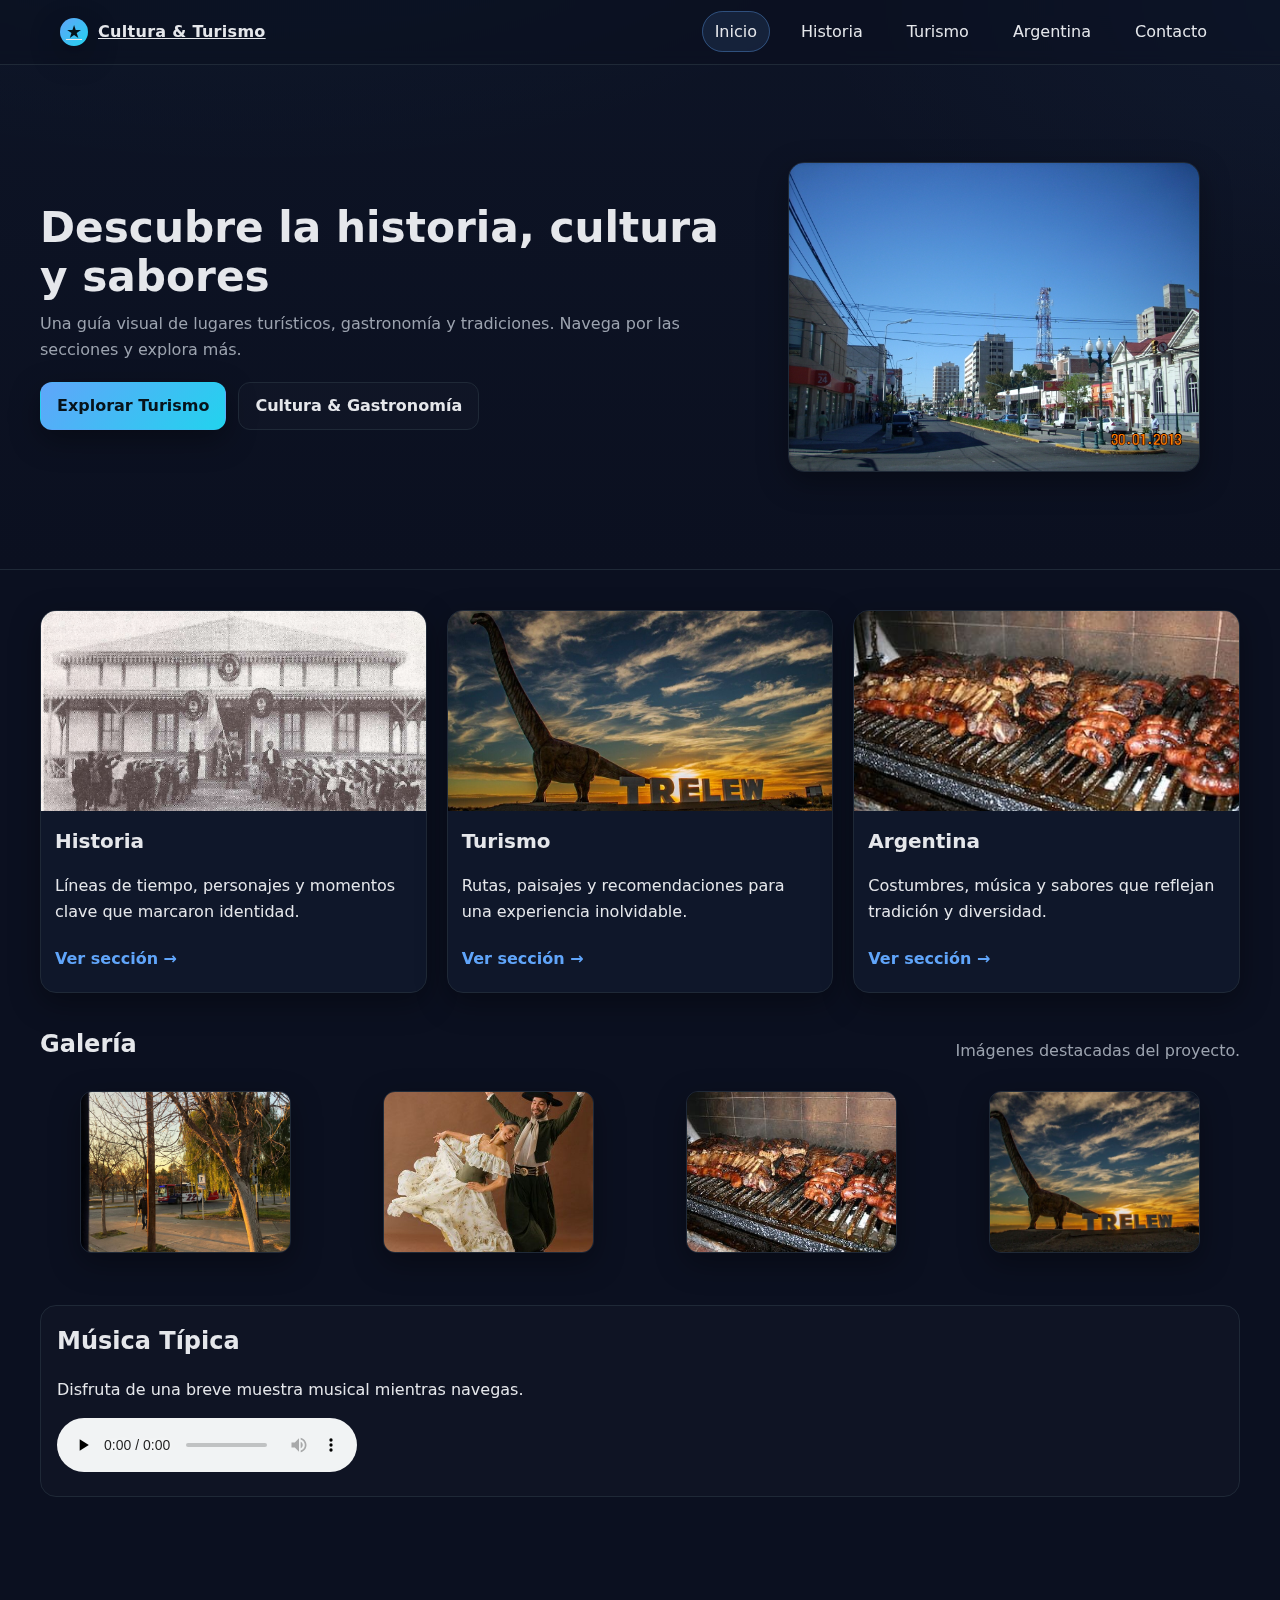
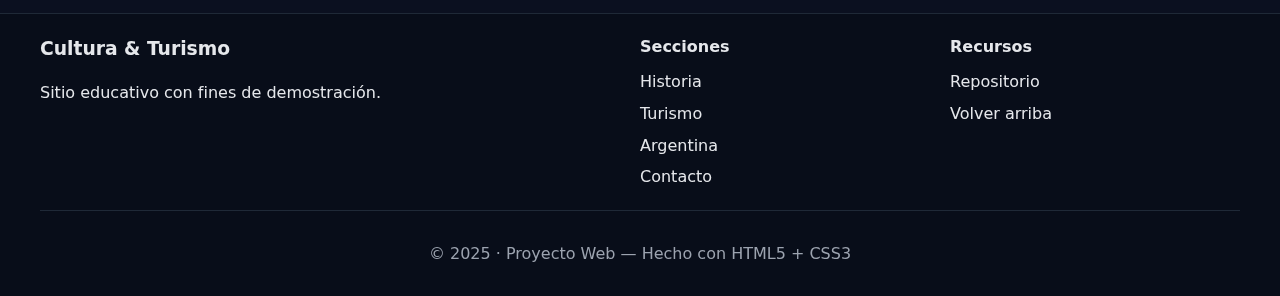
<file: index.html>
<!DOCTYPE html>
<html lang="es">
<head>
  <meta charset="utf-8" />
  <meta name="viewport" content="width=device-width, initial-scale=1" />
  <title>Proyecto Web — Cultura & Turismo</title>
  <meta name="description" content="Sitio informativo sobre historia, turismo y cultura. Descubre lugares, gastronomía y contacto." />
  <meta property="og:title" content="Proyecto Web — Cultura & Turismo" />
  <meta property="og:description" content="Explora historia, turismo, gastronomía y cultura." />
  <meta property="og:type" content="website" />
  <link rel="stylesheet" href="styles.css" />
  <link rel="icon" href="imagen01.jpg" />
</head>
<body>
  <header class="site-header">
    <div class="container header-inner">
      <a class="brand" href="index.html" aria-label="Ir al inicio">
        <span class="brand-mark" aria-hidden="true">★</span>
        <span class="brand-text">Cultura & Turismo</span>
      </a>
      <nav class="main-nav" aria-label="Principal">
        <button class="nav-toggle" aria-expanded="false" aria-controls="menu">☰</button>
        <ul id="menu" class="menu">
          <li><a class="active" href="index.html">Inicio</a></li>
          <li><a href="historia.html">Historia</a></li>
          <li><a href="turismo.html">Turismo</a></li>
          <li><a href="Argentina.html">Argentina</a></li>
          <li><a href="contacto.html">Contacto</a></li>
        </ul>
      </nav>
    </div>
  </header>
  <section class="hero" role="banner" aria-label="Portada">
    <div class="container hero-inner">
      <div class="hero-copy">
        <h1>Descubre la historia, cultura y sabores</h1>
        <p>Una guía visual de lugares turísticos, gastronomía y tradiciones. Navega por las secciones y explora más.</p>
        <div class="hero-cta">
          <a class="btn btn-primary" href="turismo.html">Explorar Turismo</a>
          <a class="btn btn-outline" href="Argentina.html">Cultura & Gastronomía</a>
        </div>
      </div>
      <figure class="hero-media">
        <img src="AvenidaFontana02.jpeg" alt="Vista de la avenida principal" loading="lazy" />
      </figure>
    </div>
  </section>
  <main id="contenido" class="container main">
    <section class="cards" aria-label="Secciones destacadas">
      <article class="card">
        <img src="ImgHistoria01.jpg" alt="Imagen representativa de la historia" loading="lazy" />
        <div class="card-body">
          <h2>Historia</h2>
          <p>Líneas de tiempo, personajes y momentos clave que marcaron identidad.</p>
          <a class="btn btn-link" href="historia.html" aria-label="Ir a Historia">Ver sección →</a>
        </div>
      </article>

      <article class="card">
        <img src="LugaresTuristicos.jpg" alt="Lugares turísticos" loading="lazy" />
        <div class="card-body">
          <h2>Turismo</h2>
          <p>Rutas, paisajes y recomendaciones para una experiencia inolvidable.</p>
          <a class="btn btn-link" href="turismo.html" aria-label="Ir a Turismo">Ver sección →</a>
        </div>
      </article>

      <article class="card">
        <img src="ComidaTipica.jpg" alt="Gastronomía y cultura" loading="lazy" />
        <div class="card-body">
          <h2>Argentina</h2>
          <p>Costumbres, música y sabores que reflejan tradición y diversidad.</p>
          <a class="btn btn-link" href="Argentina.html" aria-label="Ir a Argentina">Ver sección →</a>
        </div>
      </article>
    </section>
    <section class="gallery" aria-label="Galería de imágenes">
      <header class="section-head">
        <h2>Galería</h2>
        <p>Imágenes destacadas del proyecto.</p>
      </header>
      <div class="grid gallery-grid">
        <figure class="gallery-item">
          <img src="imagen01.jpg" alt="Postal turística 1" loading="lazy" />
        </figure>
        <figure class="gallery-item">
          <img src="imagen02.jpg" alt="Postal turística 2" loading="lazy" />
        </figure>
        <figure class="gallery-item">
          <img src="ComidaTipica.jpg" alt="Comida típica" loading="lazy" />
        </figure>
        <figure class="gallery-item">
          <img src="LugaresTuristicos.jpg" alt="Lugar turístico" loading="lazy" />
        </figure>
      </div>
    </section>
    <section class="audio-block" aria-label="Música típica">
      <div class="audio-inner">
        <h2>Música Típica</h2>
        <p>Disfruta de una breve muestra musical mientras navegas.</p>
        <audio controls preload="none">
          <source src="MusicaTipica.mp3" type="audio/mpeg" />
          Tu navegador no soporta audio HTML5.
        </audio>
      </div>
    </section>
  </main>
  <footer class="site-footer">
    <div class="container footer-grid">
      <div class="foot-col">
        <h3>Cultura & Turismo</h3>
        <p>Sitio educativo con fines de demostración.</p>
      </div>
      <div class="foot-col">
        <h4>Secciones</h4>
        <ul class="foot-links">
          <li><a href="historia.html">Historia</a></li>
          <li><a href="turismo.html">Turismo</a></li>
          <li><a href="Argentina.html">Argentina</a></li>
          <li><a href="contacto.html">Contacto</a></li>
        </ul>
      </div>
      <div class="foot-col">
        <h4>Recursos</h4>
        <ul class="foot-links">
          <li><a href="https://github.com/Jhorsh-code/JhorshClinton.github.io">Repositorio</a></li>
          <li><a href="#contenido">Volver arriba</a></li>
        </ul>
      </div>
    </div>
    <div class="container foot-bottom">
      <p>© 2025 · Proyecto Web — Hecho con HTML5 + CSS3</p>
    </div>
  </footer>

  <script>

    const toggle = document.querySelector('.nav-toggle');
    const menu = document.querySelector('#menu');
    if (toggle && menu) {
      toggle.addEventListener('click', () => {
        const open = toggle.getAttribute('aria-expanded') === 'true';
        toggle.setAttribute('aria-expanded', String(!open));
        menu.classList.toggle('open');
      });
    }
  </script>
</body>
</html>
</file>
<file: styles.css>
/* ===============================
   Estilos profesionales — v1.0
   Autor: Jhorsh (con ayuda de ChatGPT)
   =============================== */

/* Tokens */
:root{
  --bg:#0b1020;
  --surface:#0f172a;
  --panel:#111827;
  --card:#0f172a;
  --border:#1f2937;
  --text:#e5e7eb;
  --muted:#9ca3af;
  --brand:#60a5fa;      /* azul suave */
  --brand-2:#22d3ee;    /* cian */
  --shadow:0 10px 30px rgba(0,0,0,.35);
  --radius:16px;
}

/* Reset mínimo */
*{box-sizing:border-box}
html,body{margin:0;padding:0}
img{max-width:100%;display:block}

/* Tipografía base */
body{
  background: radial-gradient(1200px 600px at 20% -10%, rgba(34,211,238,.06), transparent 60%),
              radial-gradient(1000px 500px at 110% 0%, rgba(96,165,250,.08), transparent 60%),
              var(--bg);
  color:var(--text);
  font: 16px/1.6 system-ui, -apple-system, Segoe UI, Roboto, Ubuntu, Cantarell, 'Helvetica Neue', Arial, 'Noto Sans', sans-serif;
}

/* Contenedor */
.container{max-width:1200px;margin:0 auto;padding:0 20px}

/* Header */
.site-header{
  position:sticky;top:0;z-index:50;
  background:rgba(11,16,32,.6);
  backdrop-filter:saturate(1.2) blur(6px);
  border-bottom:1px solid var(--border);
}
.header-inner{display:flex;align-items:center;justify-content:space-between;min-height:64px}
.brand{display:flex;align-items:center;gap:10px;font-weight:700;color:var(--text)}
.brand-mark{display:inline-grid;place-items:center;width:28px;height:28px;border-radius:50%;
  background:linear-gradient(135deg, var(--brand), var(--brand-2));
  color:#05131a; font-size:18px; box-shadow:var(--shadow);
}
.brand-text{letter-spacing:.3px}

.main-nav .menu{display:flex;gap:18px;list-style:none;margin:0;padding:0}
.main-nav a{color:var(--text);text-decoration:none;padding:10px 12px;border-radius:999px;border:1px solid transparent}
.main-nav a:hover{border-color:var(--border);background:rgba(255,255,255,.03)}
.main-nav a.active{border-color:rgba(96,165,250,.35);background:rgba(96,165,250,.12)}

.nav-toggle{display:none;background:transparent;border:1px solid var(--border);color:var(--text);border-radius:10px;padding:8px 10px}

/* Hero */
.hero{border-bottom:1px solid var(--border);background:linear-gradient(180deg, rgba(15,23,42,.5), transparent)}
.hero-inner{display:grid;grid-template-columns:1.25fr .9fr;gap:24px;align-items:center;min-height:56vh;padding:40px 0}
.hero-copy h1{margin:0 0 10px;font-size:clamp(28px, 3.3vw, 48px);line-height:1.15}
.hero-copy p{margin:0 0 20px;color:var(--muted)}
.hero-cta{display:flex;gap:12px;flex-wrap:wrap}
.btn{display:inline-block;padding:10px 16px;border-radius:12px;font-weight:700;text-decoration:none;cursor:pointer;border:1px solid transparent}
.btn-primary{background:linear-gradient(135deg,var(--brand),var(--brand-2));color:#07131a;box-shadow:var(--shadow)}
.btn-outline{border-color:var(--border);color:var(--text);background:rgba(255,255,255,.02)}
.btn-outline:hover{background:rgba(255,255,255,.06)}

.hero-media{border-radius:var(--radius);overflow:hidden;border:1px solid var(--border);box-shadow:var(--shadow)}

/* Main */
.main{padding:40px 0}

/* Cards */
.cards{display:grid;grid-template-columns:repeat(3,1fr);gap:20px;margin-bottom:32px}
.card{background:var(--card);border:1px solid var(--border);border-radius:var(--radius);overflow:hidden;box-shadow:var(--shadow)}
.card img{height:200px;object-fit:cover;width:100%}
.card-body{padding:14px}
.card-body h2{margin:0 0 8px;font-size:20px}
.btn-link{padding:6px 0;border:none;color:var(--brand)}
.btn-link:hover{text-decoration:underline}

/* Galería */
.section-head{display:flex;align-items:end;justify-content:space-between;margin:8px 0 12px}
.section-head h2{margin:0}
.section-head p{margin:0;color:var(--muted)}
.gallery-grid{display:grid;grid-template-columns:repeat(4,1fr);gap:12px}
.gallery-item{border:1px solid var(--border);border-radius:12px;overflow:hidden;box-shadow:var(--shadow)}
.gallery-item img{height:160px;object-fit:cover;width:100%}

/* Audio */
.audio-block{margin:36px 0}
.audio-inner{background:rgba(255,255,255,.02);border:1px solid var(--border);border-radius:var(--radius);padding:16px}
.audio-inner h2{margin:0 0 8px}

/* Footer */
.site-footer{border-top:1px solid var(--border);background:rgba(8,12,24,.8);margin-top:40px}
.footer-grid{display:grid;grid-template-columns:2fr 1fr 1fr;gap:20px;padding:20px 0}
.foot-col h3,.foot-col h4{margin:0 0 10px}
.foot-links{list-style:none;margin:0;padding:0;display:grid;gap:6px}
.foot-links a{color:var(--text);text-decoration:none}
.foot-links a:hover{text-decoration:underline}
.foot-bottom{border-top:1px solid var(--border);padding:14px 0;color:var(--muted);text-align:center}

/* Responsivo */
@media (max-width: 980px){
  .hero-inner{grid-template-columns:1fr;gap:16px}
  .cards{grid-template-columns:1fr 1fr}
  .gallery-grid{grid-template-columns:repeat(3,1fr)}
}
@media (max-width: 680px){
  .nav-toggle{display:inline-block}
  .main-nav .menu{display:none;position:absolute;right:16px;top:60px;background:rgba(8,12,24,.98);border:1px solid var(--border);border-radius:12px;padding:10px 8px;flex-direction:column;min-width:220px}
  .main-nav .menu.open{display:flex}
  .cards{grid-template-columns:1fr}
  .gallery-grid{grid-template-columns:repeat(2,1fr)}
}
</file>
